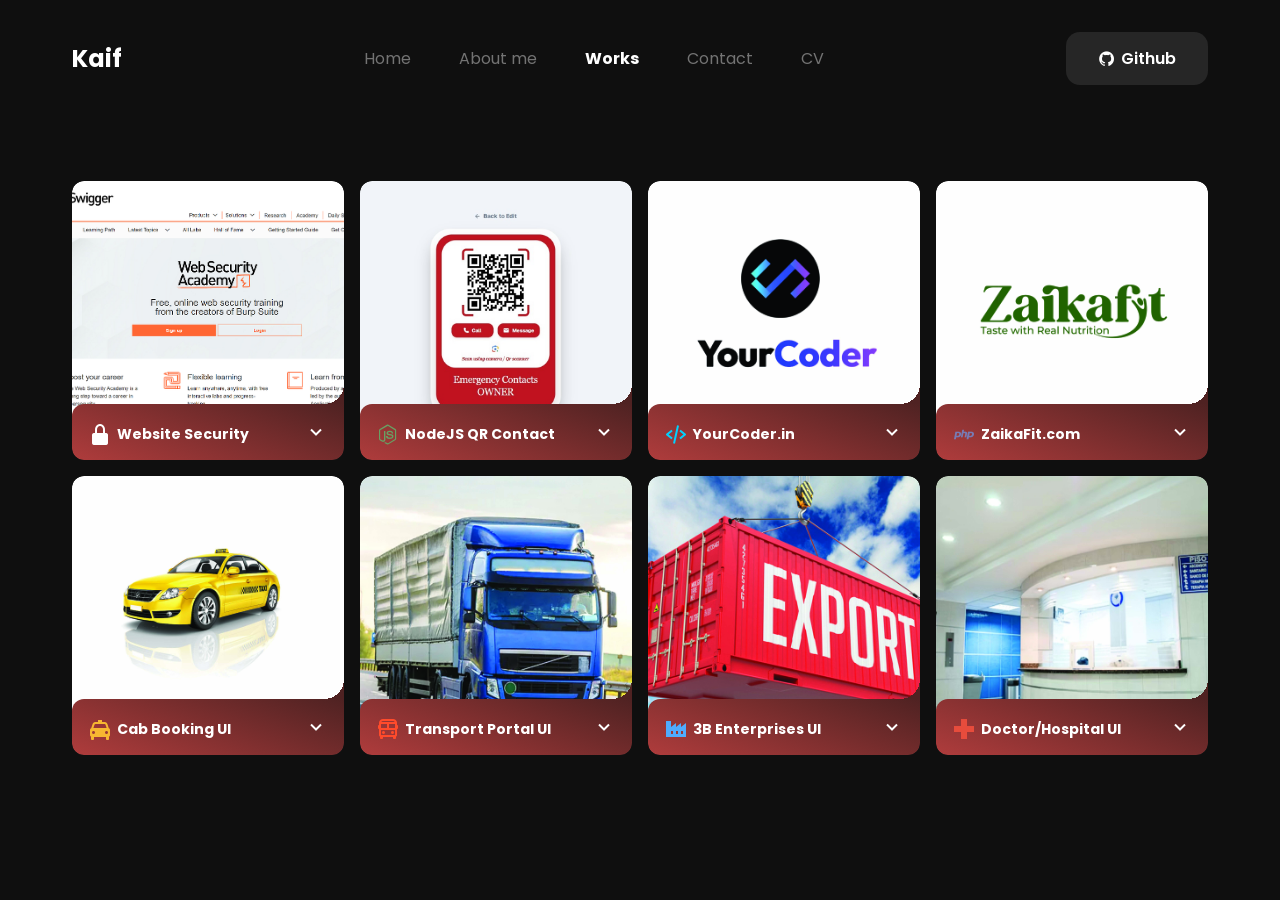
<file: works/index.html>
<!DOCTYPE html>
<html>

<head>
    <meta charset="UTF-8">
    <meta name="viewport" content="width=device-width, initial-scale=1.0">
    <title>Projects & Works | Mohd Kaif - YourCoder.in</title>

    <link rel="icon" type="image/x-icon" href="../img/favicon.ico">
    <link rel="stylesheet" href="styles.css">

    <meta name="title" content="Projects & Works | Mohd Kaif - YourCoder.in">
    <meta name="description"
        content="Explore the latest web development projects by Mohd Kaif, including YourCoder.in agency site, ZaikaFit, and various modern UI/UX designs for healthcare and transport.">
    <meta name="keywords"
        content="Mohd Kaif Projects, YourCoder Portfolio, PHP Projects, Python Automation Tools, Web Security Research, UI UX Design Portfolio, Moradabad Web Developer">
    <meta name="author" content="Mohd Kaif">

    <link rel="canonical" href="https://kaif.yourcoder.in/works/index.html">

    <meta property="og:type" content="website">
    <meta property="og:url" content="https://kaif.yourcoder.in/works/index.html">
    <meta property="og:title" content="Portfolio of Mohd Kaif | Web & Security Projects">
    <meta property="og:description"
        content="Check out my latest work in full-stack development, from custom PHP systems to modern React/Node.js applications.">
    <meta property="og:image" content="img/og-preview.jpg">

    <meta property="twitter:card" content="summary_large_image">
    <meta property="twitter:title" content="Mohd Kaif | Showcase of Web Projects">
    <meta property="twitter:description"
        content="A deep dive into the technical projects and secure web applications built by Mohd Kaif (YourCoder.in).">

    <link href='https://unpkg.com/boxicons@2.1.4/css/boxicons.min.css' rel='stylesheet'>
    <script src="https://ajax.googleapis.com/ajax/libs/jquery/3.7.1/jquery.min.js"></script>
</head>

<body>
    <!-- header -->
    <div class="mobile_header-blur"></div>
    <div class="mobile_header">
        <ul>
            <i class='bx bx-x'></i>
            <li><a href="../index.html">Home</a></li>
            <li><a href="../aboutme.html">About me</a></li>
            <li><a href="works/index.html" style="color: white;font-weight: bold;">Works</a></li>
            <li><a href="../contact.html">Contact</a></li>
            <li><a href="../MOHD_KAIF_CV.pdf" download>CV</a></li>
        </ul>
    </div>
    <header>
        <h2><a href="../index.html" style="text-decoration: none; color: white;">Kaif</a></h2>
        <ul>
            <li><a href="../index.html">Home</a></li>
            <li><a href="../aboutme.html">About me</a></li>
            <li><a href="works/index.html" style="color: white;font-weight: bold;">Works</a></li>
            <li><a href="../contact.html">Contact</a></li>
            <li><a href="../MOHD_KAIF_CV.pdf" download>CV</a></li>
        </ul>
        <a href="https://github.com/mohd-kaif003" target="_blank" class="talk"><i class='bx bxl-github'></i>Github</a>
        <i class='bx bx-menu burger'></i>
    </header>

    <!-- main -->
    <main>

        <a href="webSecurity/index.html" class="card">
            <div class="imageBox">
                <img src="../img/website-security.png">
            </div>
            <div class="card_content">
                <span class="curve"></span>
                <div class="thumbnail">
                    <div class="thumbnail left">
                        <i class='bx bxs-lock-alt'></i>
                        <h6>Website Security</h6>
                    </div>
                    <div class="right">
                        <i class='bx bx-chevron-down'></i>
                    </div>
                </div>
                <div class="fadeIn">
                    <span class="fadeIn_text">Difficulty: <i class='bx bxs-star'></i><i class='bx bxs-star'></i><i
                            class='bx bxs-star'></i></span>
                </div>
            </div>
        </a>

        <!-- <a href="php/index.html" class="card">
            <div class="imageBox">
                <img src="../img/shop.png">
            </div>
            <div class="card_content">
                <span class="curve"></span>
                <div class="thumbnail">
                    <div class="thumbnail left">
                        <i class='bx bxl-php'></i>
                        <h6>PHP OOP System</h6>
                    </div>
                    <div class="right">
                        <i class='bx bx-chevron-down'></i>
                    </div>
                </div>
                <div class="fadeIn">
                    <span class="fadeIn_text">Difficulty: <i class='bx bxs-star'></i><i class='bx bx-star'></i><i
                            class='bx bx-star'></i></span>
                </div>
            </div>
        </a> -->

        <a href="https://car-sticker.vercel.app/" target="_blank" class="card">
            <div class="imageBox">
                <img src="../img/car-sticker-preview.jpg">
            </div>
            <div class="card_content">
                <span class="curve"></span>
                <div class="thumbnail">
                    <div class="thumbnail left">
                        <i class='bx bxl-nodejs' style="color: #68a063;"></i>
                        <h6>NodeJS QR Contact</h6>
                    </div>
                    <div class="right">
                        <i class='bx bx-chevron-down'></i>
                    </div>
                </div>
                <div class="fadeIn">
                    <span class="fadeIn_text">Stack: Node.js, Express & QR-Lib</span>
                </div>
            </div>
        </a>

        <a href="https://yourcoder.in" target="_blank" class="card">
            <div class="imageBox">
                <img src="../img/yourcoder.jpg">
            </div>
            <div class="card_content">
                <span class="curve"></span>
                <div class="thumbnail">
                    <div class="thumbnail left">
                        <i class='bx bx-code-alt' style="color: #00d2ff;"></i>
                        <h6>YourCoder.in</h6>
                    </div>
                    <div class="right">
                        <i class='bx bx-chevron-down'></i>
                    </div>
                </div>
                <div class="fadeIn">
                    <span class="fadeIn_text">Official Web Development Agency</span>
                </div>
            </div>
        </a>

        <a href="http://zaikafit.com" target="_blank" class="card">
            <div class="imageBox">
                <img src="../img/zaikafit_logo.jpg" alt="ZaikaFit Preview">
            </div>
            <div class="card_content">
                <span class="curve"></span>
                <div class="thumbnail">
                    <div class="thumbnail left">
                        <i class='bx bxl-php' style="color: #777bb4;"></i>
                        <h6>ZaikaFit.com</h6>
                    </div>
                    <div class="right">
                        <i class='bx bx-chevron-down'></i>
                    </div>
                </div>
                <div class="fadeIn">
                    <span class="fadeIn_text">Backend: PHP & MySQLi Database</span>
                </div>
            </div>
        </a>

        <a href="https://cab-app-yc.vercel.app/" target="_blank" class="card">
            <div class="imageBox">
                <img src="../img/cab-logo.jpg" alt="Cab App UI Preview">
            </div>
            <div class="card_content">
                <span class="curve"></span>
                <div class="thumbnail">
                    <div class="thumbnail left">
                        <i class='bx bxs-taxi' style="color: #f7b731;"></i>
                        <h6>Cab Booking UI</h6>
                    </div>
                    <div class="right">
                        <i class='bx bx-chevron-down'></i>
                    </div>
                </div>
                <div class="fadeIn">
                    <span class="fadeIn_text">Tech: HTML, CSS & JavaScript</span>
                </div>
            </div>
        </a>

        <a href="https://transport-app-yc.vercel.app/" target="_blank" class="card">
            <div class="imageBox">
                <img src="../img/transport-log.jpg" alt="Transport Portal Preview">
            </div>
            <div class="card_content">
                <span class="curve"></span>
                <div class="thumbnail">
                    <div class="thumbnail left">
                        <i class='bx bx-bus' style="color: #ff4b2b;"></i>
                        <h6>Transport Portal UI</h6>
                    </div>
                    <div class="right">
                        <i class='bx bx-chevron-down'></i>
                    </div>
                </div>
                <div class="fadeIn">
                    <span class="fadeIn_text">Tech: HTML5, CSS3 & Modern JS</span>
                </div>
            </div>
        </a>

        <a href="https://3b-enterprises.vercel.app/" target="_blank" class="card">
            <div class="imageBox">
                <img src="../img/export.jpg" alt="3B Enterprises Preview">
            </div>
            <div class="card_content">
                <span class="curve"></span>
                <div class="thumbnail">
                    <div class="thumbnail left">
                        <i class='bx bxs-factory' style="color: #4facfe;"></i>
                        <h6>3B Enterprises UI</h6>
                    </div>
                    <div class="right">
                        <i class='bx bx-chevron-down'></i>
                    </div>
                </div>
                <div class="fadeIn">
                    <span class="fadeIn_text">Export & Manufacturing Portal UI</span>
                </div>
            </div>
        </a>

        <a href="https://doctor-demo-yc.vercel.app/" target="_blank" class="card">
            <div class="imageBox">
                <img src="../img/hospital.jpg" alt="Healthcare Preview">
            </div>
            <div class="card_content">
                <span class="curve"></span>
                <div class="thumbnail">
                    <div class="thumbnail left">
                        <i class='bx bx-plus-medical' style="color: #e74c3c;"></i>
                        <h6>Doctor/Hospital UI</h6>
                    </div>
                    <div class="right">
                        <i class='bx bx-chevron-down'></i>
                    </div>
                </div>
                <div class="fadeIn">
                    <span class="fadeIn_text">Healthcare & Clinic Management UI</span>
                </div>
            </div>
        </a>

    </main>
</body>
<script>
    //navbar
    $(document).ready(function () {
        $(".burger").click(function () {
            $(".mobile_header").toggle();
            $(".mobile_header-blur").toggle();
        });
        $(".bx-x").click(function () {
            $(".mobile_header").toggle();
            $(".mobile_header-blur").toggle();
        });
        $(".mobile_header-blur").click(function () {
            $(".mobile_header").toggle();
            $(".mobile_header-blur").toggle();
        });
        $(window).resize(function () {
            if (window.innerWidth > 1000) {
                $(".mobile_header").css("display", "none");
                $(".mobile_header-blur").css("display", "none");
            }
        });
    });
</script>

</html>
</file>
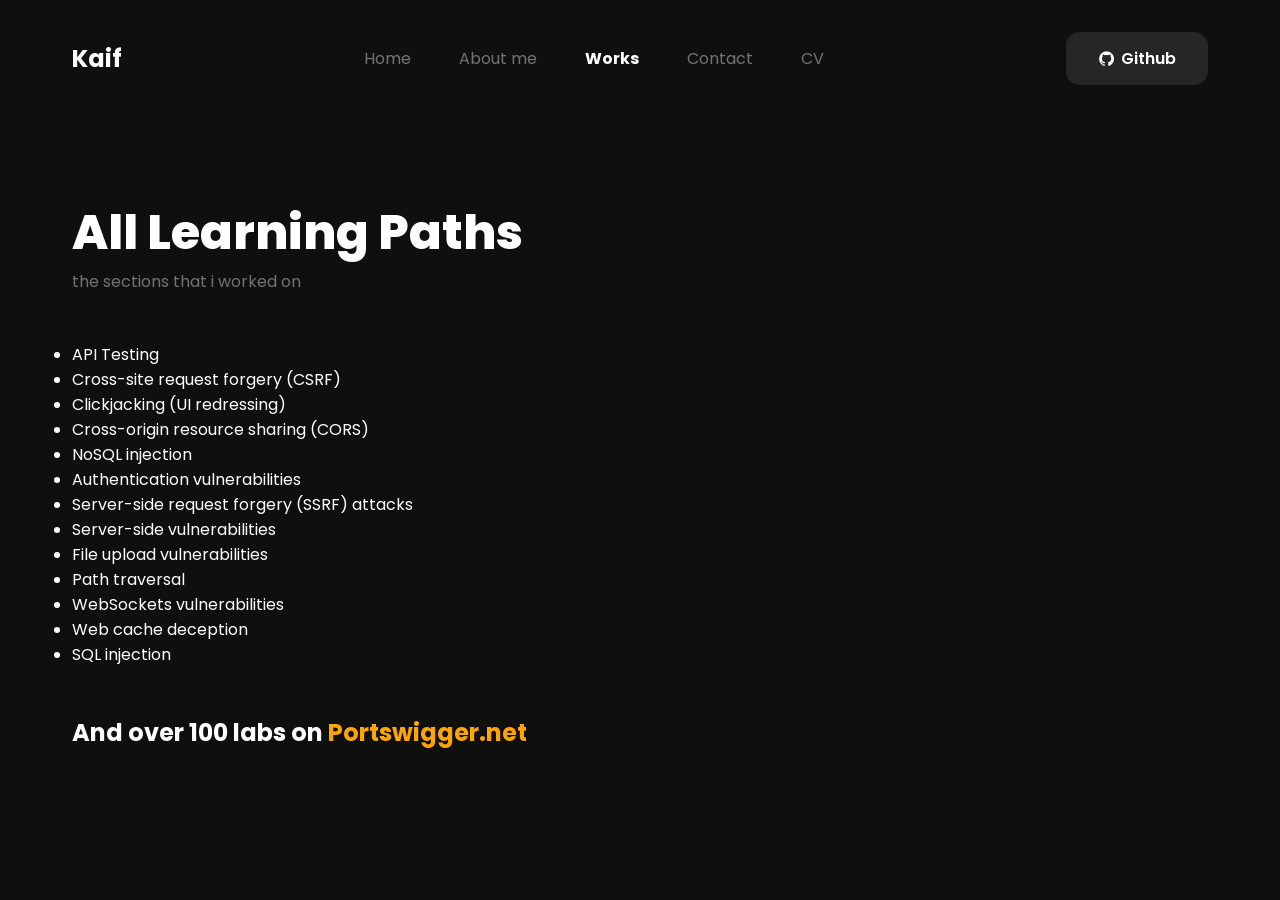
<file: works/webSecurity/index.html>
<!DOCTYPE html>
<html>

<head>
    <meta charset="UTF-8">
    <meta name="viewport" content="width=device-width, initial-scale=1.0">
    <title>Web Security Research & Labs | Mohd Kaif - YourCoder.in</title>

    <link rel="icon" type="image/x-icon" href="../../img/favicon.ico">
    <link rel="stylesheet" href="styles.css">

    <meta name="title" content="Web Security Research & Labs | Mohd Kaif - YourCoder.in">
    <meta name="description"
        content="Detailed cybersecurity learning path of Mohd Kaif. Expertise in SQLi, XSS, CSRF, SSRF, and 100+ labs completed on PortSwigger Academy.">
    <meta name="keywords"
        content="Mohd Kaif Security, YourCoder Security, PortSwigger Labs, Web Vulnerability Research, SQL Injection Expert, SSRF, CSRF, NoSQL Injection, API Testing, Ethical Hacking Moradabad">
    <meta name="author" content="Mohd Kaif">

    <link rel="canonical" href="https://kaif.yourcoder.in/works/webSecurity/index.html">

    <meta property="og:type" content="website">
    <meta property="og:url" content="https://kaif.yourcoder.in/works/webSecurity/index.html">
    <meta property="og:title" content="Web Security Portfolio | 100+ Labs Completed">
    <meta property="og:description"
        content="Deep dive into my security research: From Authentication Vulnerabilities to File Upload & SSRF attacks. Verified by PortSwigger Academy.">
    <meta property="og:image" content="img/security-og.jpg">
    <meta property="twitter:card" content="summary_large_image">
    <meta property="twitter:title" content="Security Researcher Mohd Kaif | Lab Reports">
    <meta property="twitter:description"
        content="Showcasing 100+ solved labs on PortSwigger including NoSQLi, Web Cache Deception, and Path Traversal.">

    <link href='https://unpkg.com/boxicons@2.1.4/css/boxicons.min.css' rel='stylesheet'>
    <script src="https://ajax.googleapis.com/ajax/libs/jquery/3.7.1/jquery.min.js"></script>
</head>

<body>
    <!-- header -->
    <div class="mobile_header-blur"></div>
    <div class="mobile_header">
        <ul>
            <i class='bx bx-x'></i>
            <li><a href="../../index.html">Home</a></li>
            <li><a href="../../aboutme.html">About me</a></li>
            <li><a href="../index.html" style="color: white;font-weight: bold;">Works</a></li>
            <li><a href="../../contact.html">Contact</a></li>
            <li><a href="../../MOHD_KAIF_CV.pdf" download>CV</a></li>
        </ul>
    </div>
    <header>
        <h2><a href="../../index.html" style="text-decoration: none; color: white;">Kaif</a></h2>
        <ul>
            <li><a href="../../index.html">Home</a></li>
            <li><a href="../../aboutme.html">About me</a></li>
            <li><a href="../index.html" style="color: white;font-weight: bold;">Works</a></li>
            <li><a href="../../contact.html">Contact</a></li>
            <li><a href="../../MOHD_KAIF_CV.pdf" download>CV</a></li>
        </ul>
        <a href="https://github.com/mohd-kaif003" target="_blank" class="talk"><i class='bx bxl-github'></i>Github</a>
        <i class='bx bx-menu burger'></i>
    </header>

    <!-- main -->
    <main>
        <h3>All Learning Paths</h3>
        <p>the sections that i worked on</p>
        <ul>
            <li>API Testing</li>
            <li>Cross-site request forgery (CSRF)</li>
            <li>Clickjacking (UI redressing)</li>
            <li>Cross-origin resource sharing (CORS)</li>
            <li>NoSQL injection</li>
            <li>Authentication vulnerabilities</li>
            <li>Server-side request forgery (SSRF) attacks</li>
            <li>Server-side vulnerabilities</li>
            <li>File upload vulnerabilities</li>
            <li>Path traversal</li>
            <li>WebSockets vulnerabilities</li>
            <li>Web cache deception</li>
            <li>SQL injection</li>
        </ul>
        <h2>And over 100 labs on <a href="https://portswigger.net" target="_blank"
                style="color: orange;">Portswigger.net</a></h2>
    </main>
</body>
<script>
    //navbar
    $(document).ready(function () {
        $(".burger").click(function () {
            $(".mobile_header").toggle();
            $(".mobile_header-blur").toggle();
        });
        $(".bx-x").click(function () {
            $(".mobile_header").toggle();
            $(".mobile_header-blur").toggle();
        });
        $(".mobile_header-blur").click(function () {
            $(".mobile_header").toggle();
            $(".mobile_header-blur").toggle();
        });
        $(window).resize(function () {
            if (window.innerWidth > 1000) {
                $(".mobile_header").css("display", "none");
                $(".mobile_header-blur").css("display", "none");
            }
        });
    });
</script>

</html>
</file>
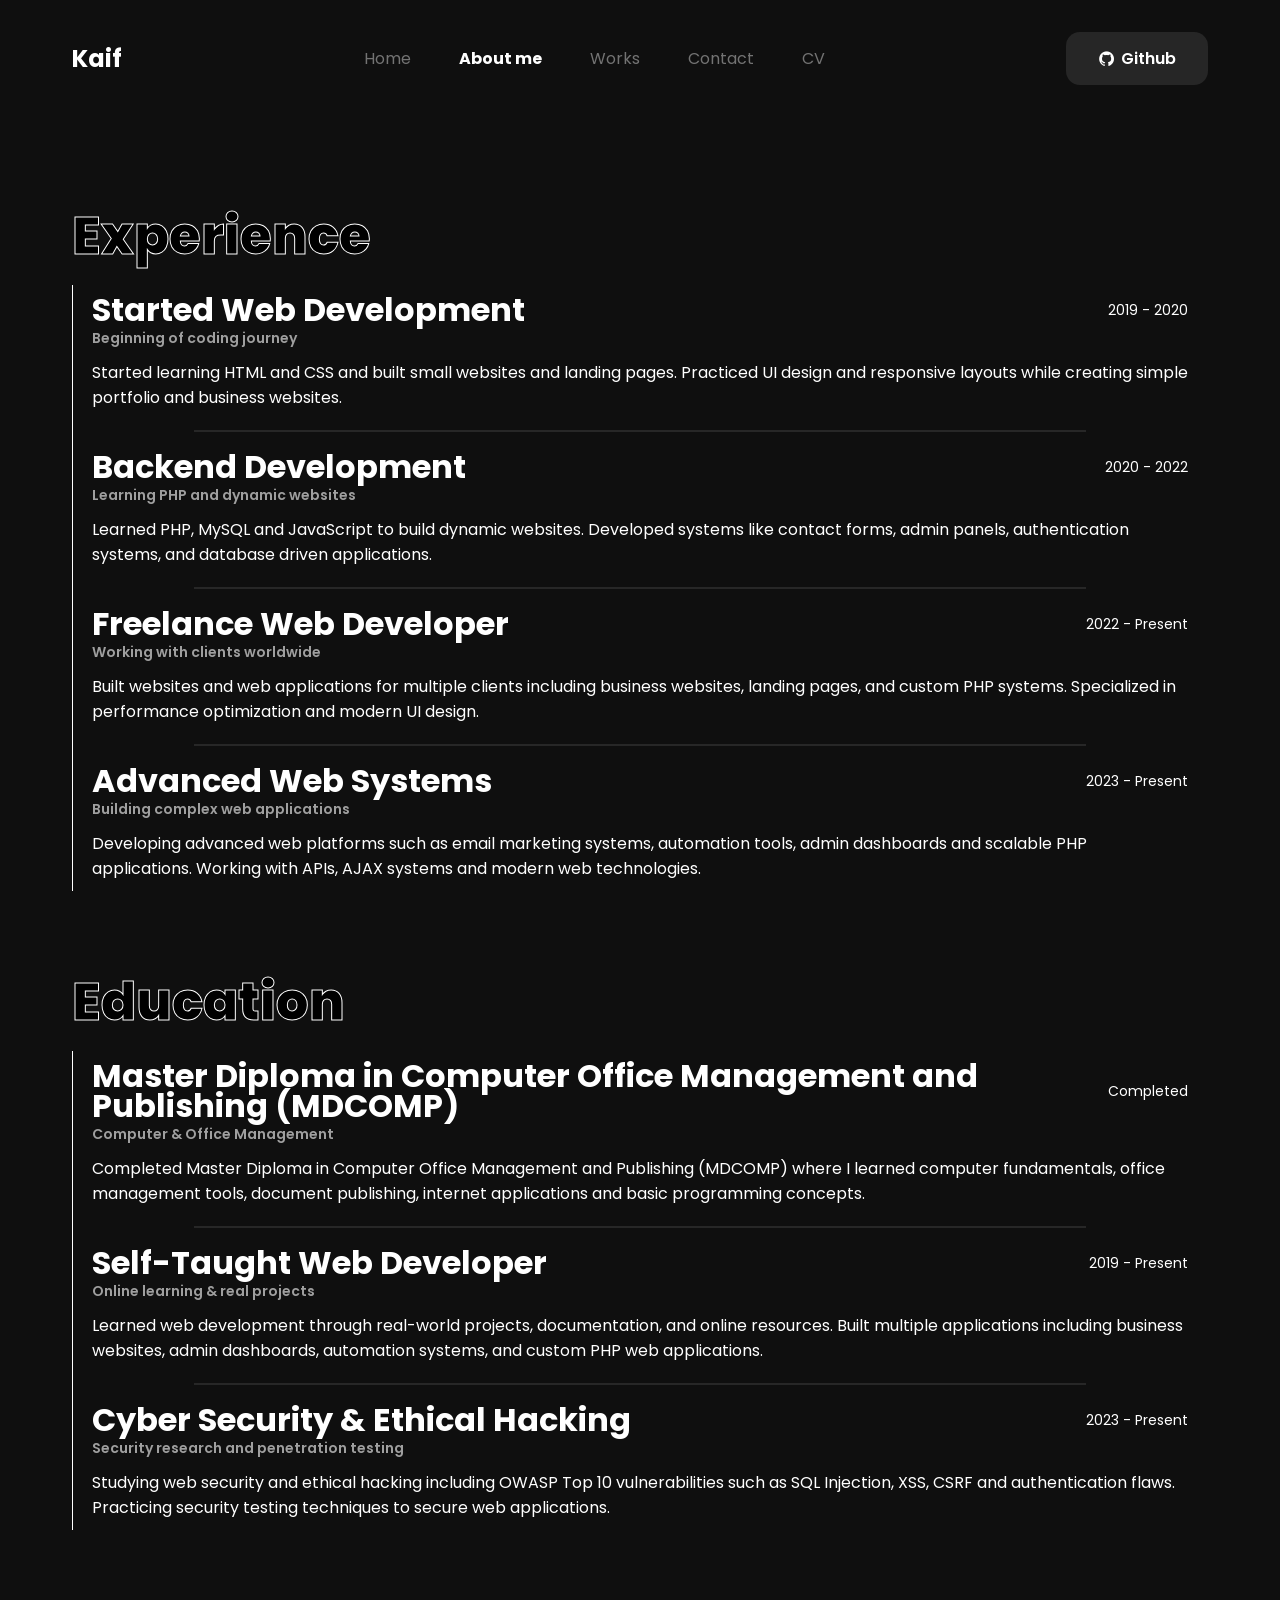
<file: aboutme.html>
<!DOCTYPE html>
<html>

<head>
    <meta charset="UTF-8">
    <meta name="viewport" content="width=device-width, initial-scale=1.0">
    <title>About Mohd Kaif | Web Developer & Founder of YourCoder.in</title>

    <link rel="icon" type="image/x-icon" href="img/favicon.ico">
    <link rel="stylesheet" href="aboutme.css">

    <meta name="title" content="About Mohd Kaif | Full Stack Developer & Security Researcher">
    <meta name="description"
        content="Learn more about Mohd Kaif, a Full Stack Developer from Moradabad and the founder of YourCoder.in. Expert in PHP, Python automation, and web security.">
    <meta name="keywords"
        content="Mohd Kaif, About Mohd Kaif, YourCoder founder, Web Developer India, PHP expert Moradabad, Python Automation Developer, Security Researcher India">
    <meta name="author" content="Mohd Kaif">

    <link rel="canonical" href="https://kaif.yourcoder.in/aboutme.html">

    <meta property="og:type" content="website">
    <meta property="og:url" content="https://kaif.yourcoder.in/aboutme.html">
    <meta property="og:title" content="About Mohd Kaif | My Journey & Skills">
    <meta property="og:description"
        content="Discover the story behind Mohd Kaif's development career, his agency YourCoder.in, and his passion for secure web applications.">
    <meta property="og:image" content="img/og-preview.jpg">

    <meta property="twitter:card" content="summary_large_image">
    <meta property="twitter:title" content="About Mohd Kaif | YourCoder.in">
    <meta property="twitter:description"
        content="Exploring the technical journey of Mohd Kaif—from web development to cybersecurity.">

    <link href='https://unpkg.com/boxicons@2.1.4/css/boxicons.min.css' rel='stylesheet'>
    <script src="https://ajax.googleapis.com/ajax/libs/jquery/3.7.1/jquery.min.js"></script>
</head>

<body>
    <!-- header -->
    <div class="mobile_header-blur">
        <svg xmlns="http://www.w3.org/2000/svg" viewBox="0 0 200 200">
            <circle class="tap-1" cx="89.43" cy="64.48" r="19.46" />
            <path class="hand-tap"
                d="M139.93,102.68,98.81,95.75V65.2A9.25,9.25,0,0,0,89.56,56h0a9.25,9.25,0,0,0-9.25,9.25v57.36L71,111.77c-3.61-3.61-8.44-3.89-13.08,0,0,0-7.24,5.84-3.83,9.25l34,34h42.63a9.25,9.25,0,0,0,9.07-7.43l6.82-34.09A9.28,9.28,0,0,0,139.93,102.68Z" />
        </svg>
    </div>

    <div class="mobile_header">
        <ul>
            <i class='bx bx-x'></i>
            <li><a href="index.html">Home</a></li>
            <li><a href="aboutme.html" style="color: white;font-weight: bold;">About me</a></li>
            <li><a href="works/index.html">Works</a></li>
            <li><a href="contact.html">Contact</a></li>
            <li><a href="MOHD_KAIF_CV.pdf" download>CV</a></li>
        </ul>
    </div>

    <header>
        <h2><a href="index.html" style="text-decoration: none; color: white;">Kaif</a></h2>
        <ul>
            <li><a href="index.html">Home</a></li>
            <li><a href="aboutme.html" style="color: white;font-weight: bold;">About me</a></li>
            <li><a href="works/index.html">Works</a></li>
            <li><a href="contact.html">Contact</a></li>
            <li><a href="MOHD_KAIF_CV.pdf" download>CV</a></li>
        </ul>
        <a href="https://github.com/mohd-kaif003" target="_blank" class="talk"><i class='bx bxl-github'></i>Github</a>
        <i class='bx bx-menu burger'></i>
    </header>

    <!-- main -->
    <main>
        <div class="timeline">

            <!-- Experience -->
            <div class="timeline-exp">
                <h2>Experience</h2>
                <div class="timeline-items">

                    <!-- Web Development Start -->
                    <div class="timeline-item">
                        <div class="timeline-content">
                            <div class="timeline-content-header">
                                <span class="timeline-content-title">Started Web Development</span>
                                <span class="timeline-date">2019 - 2020</span>
                            </div>
                            <span class="timeline-content-desc">Beginning of coding journey</span>
                            <p>
                                Started learning HTML and CSS and built small websites and landing pages.
                                Practiced UI design and responsive layouts while creating simple portfolio
                                and business websites.
                            </p>
                        </div>
                    </div>

                    <span class="timeline-sep"></span>

                    <!-- Backend Learning -->
                    <div class="timeline-item">
                        <div class="timeline-content">
                            <div class="timeline-content-header">
                                <span class="timeline-content-title">Backend Development</span>
                                <span class="timeline-date">2020 - 2022</span>
                            </div>
                            <span class="timeline-content-desc">Learning PHP and dynamic websites</span>
                            <p>
                                Learned PHP, MySQL and JavaScript to build dynamic websites.
                                Developed systems like contact forms, admin panels, authentication systems,
                                and database driven applications.
                            </p>
                        </div>
                    </div>

                    <span class="timeline-sep"></span>

                    <!-- Freelancing -->
                    <div class="timeline-item">
                        <div class="timeline-content">
                            <div class="timeline-content-header">
                                <span class="timeline-content-title">Freelance Web Developer</span>
                                <span class="timeline-date">2022 - Present</span>
                            </div>
                            <span class="timeline-content-desc">Working with clients worldwide</span>
                            <p>
                                Built websites and web applications for multiple clients including
                                business websites, landing pages, and custom PHP systems.
                                Specialized in performance optimization and modern UI design.
                            </p>
                        </div>
                    </div>

                    <span class="timeline-sep"></span>

                    <!-- Advanced Development -->
                    <div class="timeline-item">
                        <div class="timeline-content">
                            <div class="timeline-content-header">
                                <span class="timeline-content-title">Advanced Web Systems</span>
                                <span class="timeline-date">2023 - Present</span>
                            </div>
                            <span class="timeline-content-desc">Building complex web applications</span>
                            <p>
                                Developing advanced web platforms such as email marketing systems,
                                automation tools, admin dashboards and scalable PHP applications.
                                Working with APIs, AJAX systems and modern web technologies.
                            </p>
                        </div>
                    </div>

                </div>
            </div>


            <!-- Education -->
            <div class="timeline-edu">
                <h2>Education</h2>

                <div class="timeline-items">

                    <!-- MDCOMP -->
                    <div class="timeline-item">
                        <div class="timeline-content">
                            <div class="timeline-content-header">
                                <span class="timeline-content-title">Master Diploma in Computer Office Management and
                                    Publishing (MDCOMP)</span>
                                <span class="timeline-date">Completed</span>
                            </div>
                            <span class="timeline-content-desc">Computer & Office Management</span>
                            <p>
                                Completed Master Diploma in Computer Office Management and Publishing (MDCOMP)
                                where I learned computer fundamentals, office management tools,
                                document publishing, internet applications and basic programming concepts.
                            </p>
                        </div>
                    </div>

                    <span class="timeline-sep"></span>

                    <!-- Self Learning -->
                    <div class="timeline-item">
                        <div class="timeline-content">
                            <div class="timeline-content-header">
                                <span class="timeline-content-title">Self-Taught Web Developer</span>
                                <span class="timeline-date">2019 - Present</span>
                            </div>
                            <span class="timeline-content-desc">Online learning & real projects</span>
                            <p>
                                Learned web development through real-world projects, documentation,
                                and online resources. Built multiple applications including
                                business websites, admin dashboards, automation systems,
                                and custom PHP web applications.
                            </p>
                        </div>
                    </div>

                    <span class="timeline-sep"></span>

                    <!-- Cyber Security -->
                    <div class="timeline-item">
                        <div class="timeline-content">
                            <div class="timeline-content-header">
                                <span class="timeline-content-title">Cyber Security & Ethical Hacking</span>
                                <span class="timeline-date">2023 - Present</span>
                            </div>
                            <span class="timeline-content-desc">Security research and penetration testing</span>
                            <p>
                                Studying web security and ethical hacking including OWASP Top 10 vulnerabilities
                                such as SQL Injection, XSS, CSRF and authentication flaws.
                                Practicing security testing techniques to secure web applications.
                            </p>
                        </div>
                    </div>

                </div>
            </div>

        </div>
    </main>
</body>
<script>
    //navbar
    $(document).ready(function () {
        $(".burger").click(function () {
            $(".mobile_header").toggle();
            $(".mobile_header-blur").toggle();
        });
        $(".bx-x").click(function () {
            $(".mobile_header").toggle();
            $(".mobile_header-blur").toggle();
        });
        $(".mobile_header-blur").click(function () {
            $(".mobile_header").toggle();
            $(".mobile_header-blur").toggle();
        });
        $(window).resize(function () {
            if (window.innerWidth > 1000) {
                $(".mobile_header").css("display", "none");
                $(".mobile_header-blur").css("display", "none");
            }
        });
    });
</script>

</html>
</file>
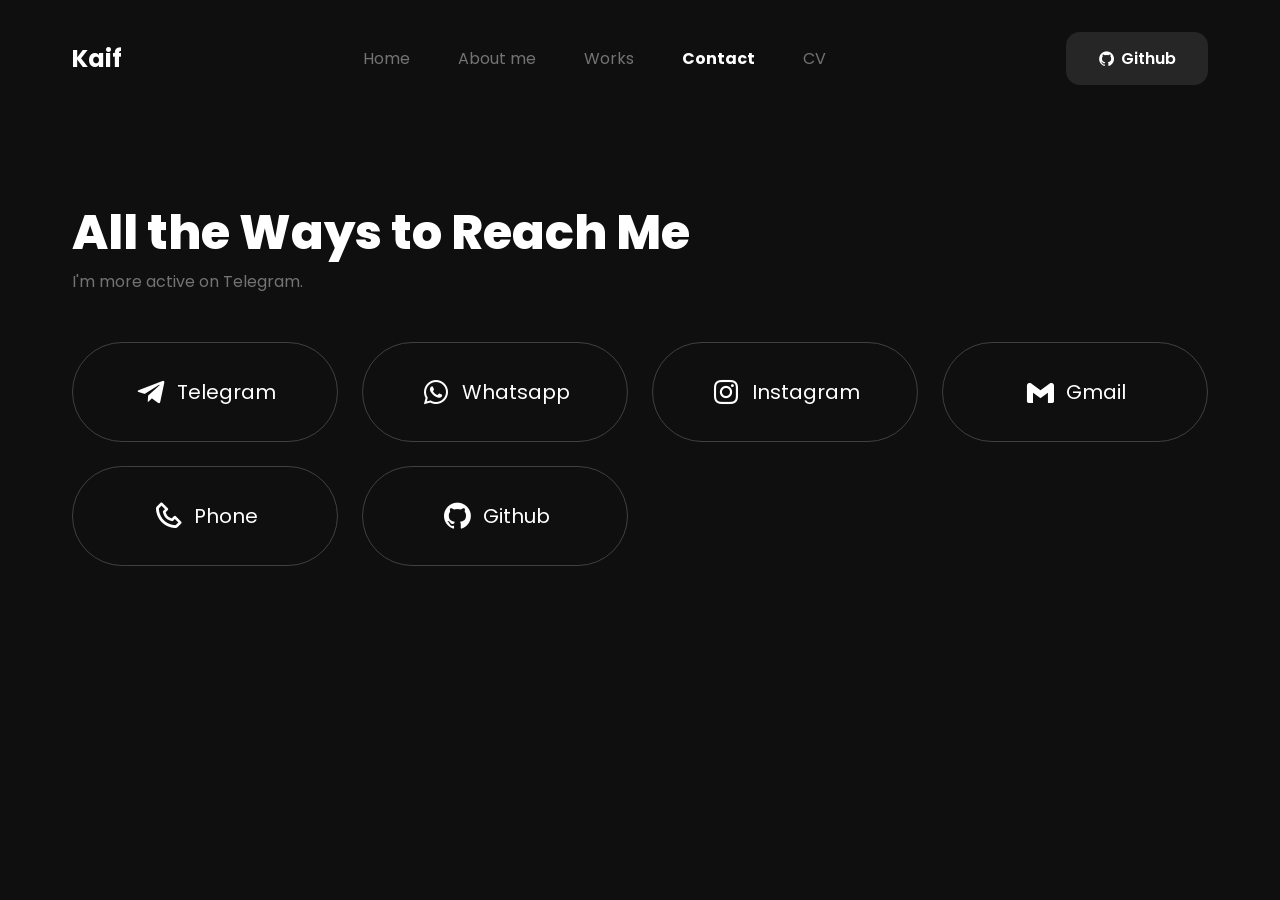
<file: contact.html>
<!DOCTYPE html>
<html>

<head>
    <meta charset="UTF-8">
    <meta name="viewport" content="width=device-width, initial-scale=1.0">
    <title>Contact Mohd Kaif | Get in Touch for Web Solutions</title>

    <link rel="icon" type="image/x-icon" href="img/favicon.ico">
    <link rel="stylesheet" href="contact.css">

    <meta name="title" content="Contact Mohd Kaif | Founder of YourCoder.in">
    <meta name="description"
        content="Contact Mohd Kaif for professional web development, PHP/Python solutions, and security research. Let's build something great together at YourCoder.in.">
    <meta name="keywords"
        content="Contact Mohd Kaif, YourCoder Contact, Web Developer Moradabad, Hire PHP Developer, Hire Web Security Expert">
    <meta name="author" content="Mohd Kaif">

    <link rel="canonical" href="https://kaif.yourcoder.in/contact.html">

    <meta property="og:type" content="website">
    <meta property="og:url" content="https://kaif.yourcoder.in/contact.html">
    <meta property="og:title" content="Contact Mohd Kaif | Web & Security Expert">
    <meta property="og:description"
        content="Have a project in mind? Get in touch with Mohd Kaif (YourCoder.in) for high-quality web development services.">
    <meta property="og:image" content="img/og-preview.jpg">

    <meta property="twitter:card" content="summary_large_image">
    <meta property="twitter:title" content="Contact Mohd Kaif | Web & Security Expert">
    <meta property="twitter:description"
        content="Reach out to Mohd Kaif for custom web development and tech consultations.">

    <link href='https://unpkg.com/boxicons@2.1.4/css/boxicons.min.css' rel='stylesheet'>
    <script src="https://ajax.googleapis.com/ajax/libs/jquery/3.7.1/jquery.min.js"></script>
</head>

<body>
    <!-- header -->
    <div class="mobile_header-blur">
        <svg xmlns="http://www.w3.org/2000/svg" viewBox="0 0 200 200">
            <circle class="tap-1" cx="89.43" cy="64.48" r="19.46" />
            <path class="hand-tap"
                d="M139.93,102.68,98.81,95.75V65.2A9.25,9.25,0,0,0,89.56,56h0a9.25,9.25,0,0,0-9.25,9.25v57.36L71,111.77c-3.61-3.61-8.44-3.89-13.08,0,0,0-7.24,5.84-3.83,9.25l34,34h42.63a9.25,9.25,0,0,0,9.07-7.43l6.82-34.09A9.28,9.28,0,0,0,139.93,102.68Z" />
        </svg>
    </div>

    <div class="mobile_header">
        <ul>
            <i class='bx bx-x'></i>
            <li><a href="index.html">Home</a></li>
            <li><a href="aboutme.html">About me</a></li>
            <li><a href="works/index.html">Works</a></li>
            <li><a href="contact.html" style="color: white;font-weight: bold;">Contact</a></li>
            <li><a href="MOHD_KAIF_CV.pdf" download>CV</a></li>
        </ul>
    </div>

    <header>
        <h2><a href="index.html" style="text-decoration: none; color: white;">Kaif</a></h2>
        <ul>
            <li><a href="index.html">Home</a></li>
            <li><a href="aboutme.html">About me</a></li>
            <li><a href="works/index.html">Works</a></li>
            <li><a href="contact.html" style="color: white;font-weight: bold;">Contact</a></li>
            <li><a href="MOHD_KAIF_CV.pdf" download>CV</a></li>
        </ul>
        <a href="https://github.com/mohd-kaif003" target="_blank" class="talk"><i class='bx bxl-github'></i>Github</a>
        <i class='bx bx-menu burger'></i>
    </header>

    <!-- main -->
    <main>
        <h3>All the Ways to Reach Me</h3>
        <p>I'm more active on Telegram.</p>
        <div class="cards">
            <a href="https://t.me/Mohd_kaif003" target="_blank"><i class='bx bxl-telegram'></i>Telegram</a>
            <a href="https://wa.me/+919058586306" target="_blank"><i class='bx bxl-whatsapp'></i>Whatsapp</a>
            <a href="https://www.instagram.com/mohd.kaif003/" target="_blank"><i
                    class='bx bxl-instagram'></i>Instagram</a>
            <a href="mailto:itsmohdkaif003@gmail.com" target="_blank"><i class='bx bxl-gmail'></i>Gmail</a>
            <a href="tel:+919058586306" target="_blank"><i class='bx bx-phone'></i>Phone</a>
            <a href="https://github.com/mohd-kaif003" target="_blank"><i class='bx bxl-github'></i>Github</a>
        </div>
    </main>
</body>
<script>
    //navbar
    $(document).ready(function () {
        $(".burger").click(function () {
            $(".mobile_header").toggle();
            $(".mobile_header-blur").toggle();
        });
        $(".bx-x").click(function () {
            $(".mobile_header").toggle();
            $(".mobile_header-blur").toggle();
        });
        $(".mobile_header-blur").click(function () {
            $(".mobile_header").toggle();
            $(".mobile_header-blur").toggle();
        });
        $(window).resize(function () {
            if (window.innerWidth > 1000) {
                $(".mobile_header").css("display", "none");
                $(".mobile_header-blur").css("display", "none");
            }
        });
    });
</script>

</html>
</file>
<file: works/styles.css>
@import url('https://fonts.googleapis.com/css2?family=Poppins:ital,wght@0,100;0,200;0,300;0,400;0,500;0,600;0,700;0,800;0,900;1,100;1,200;1,300;1,400;1,500;1,600;1,700;1,800;1,900&family=Press+Start+2P&display=swap');

* {
    margin: 0;
    padding: 0;
    box-sizing: border-box;
    font-family: 'poppins';
}

body {
    background-color: #0F0F0F;
    padding: 0 2rem;
    margin: 0 auto;
    max-width: 1200px;
}
a{
    text-decoration: none;
}
/* header */
.mobile_header-blur{
    display: none;
    position: fixed;
    top: 0;
    right: 0;
    left: 0;
    bottom: 0;
    width: 100%;
    height: 100%;
    background-color: rgba(0, 0, 0, 0.621);
    z-index: 999;
    cursor: pointer;
}
.mobile_header {
    display: none;
    position: fixed;
    top: 0;
    left: 0;
    right: 0;
    width: 100%;
    min-height: 100px;
    z-index: 1000;
    padding: 2rem;
    background: rgb(83,0,87);
    background: linear-gradient(273deg, rgba(83,0,87,1) 0%, rgba(25,25,25,1) 100%);
    border-radius: 0 0 1rem 1rem;
    align-items: center;
    justify-content: center;
    box-shadow: 0 0 30px rgb(143, 0, 150);
}

.mobile_header ul {
    display: grid;
    grid-template-columns: repeat(3, 1fr);
    list-style: none;
    gap: 1rem;
}

.mobile_header ul li a {
    font-size: 1.125rem;
    text-decoration: none;
    color: hsl(0, 0%, 45%);
    text-align: center;
    transition: 0.5s;
}
.mobile_header ul li a:hover {
    color: white;
}


header {
    display: flex;
    align-items: center;
    justify-content: space-between;
    padding: 2rem 0;
}

header ul {
    display: flex;
    align-items: center;
    gap: 3rem;
}

header ul li {
    list-style: none;
}

header ul li a {
    color: hsl(0, 0%, 45%);
    text-decoration: none;
    transition: 0.5s;
}

header ul li a:hover {
    color: hsl(0, 0%, 100%);
}

header .talk {
    display: flex;
    align-items: center;
    gap: 5px;
    padding: 0.875rem 2rem;
    margin: 0;
    border-radius: 14px;
    background-color: hsl(0, 0%, 15%);
    color: white;
    text-decoration: none;
    font-weight: 600;
    transition: 0.5s;

}
header .talk i{
    font-size: 1.125rem;
}


header .talk:hover {
    background-color: hsl(0, 0%, 100%);
    color: black;

}

header h2 {
    color: white;
}

header .burger {
    display: none;
    color: white;
    font-size: 2.5rem;
    cursor: pointer;
}

.bx-x {
    display: none;
    color: white;
    position: absolute;
    top: 20%;
    right: 5%;
    font-size: 1.5rem;
    cursor: pointer;
}

/* main */
/* main */
/* main */
/* main */

main{
    display: grid;
    grid-template-columns: repeat(4, 1fr);
    gap: 1rem;
    margin: 4rem 0;
}
.card{
    position: relative;
    width: 100%;
    min-width: 200px;
    border-radius: 12px;
    background: rgba(34, 34, 34, 0.59);
    color: white;
    overflow: hidden;
}
.imageBox{
    width: 100%;
}
.imageBox img{
    width: 100%;
    border-radius: 12px;
    transition: 0.2s;
}
.curve{
    position: absolute;
    bottom: 100%;
    right: 0;
    width: 20px;
    height: 20px;
    background-image: radial-gradient(circle at 0% 0%, transparent 0%, transparent 20px, rgba(79, 34, 34, 1) 20px);
}
.card_content{
    position: absolute;
    left: 0;
    right: 0;
    bottom: 0;
    width: 100%;
    background: linear-gradient(-160deg, rgba(79,34,34,1) 0%, rgb(175, 60, 60) 100%);
    padding: 1rem;
    height: 56px;
    border-radius: 12px 0 12px 12px;
    transition: 0.2s ease-in-out;
}
.thumbnail{
    display: flex;
    gap: 5px;
    align-items: center;
    justify-content: space-between;
}
.thumbnail h6{
    font-size: 0.875rem;
}
.thumbnail i{
    font-size: 1.5rem;
    transition: 0.2s;
}
.fadeIn{
    margin-top: 1rem;
    transition: 0.5s;
}
.fadeIn_text{
    font-size: 0.75rem;
    color: hsl(0, 0%, 85%);
    font-weight: 600;
}
.card:hover .card_content{
    height: 96px;
}
.card:hover .bx-chevron-down{
    transform: rotate(180deg);
}
.card:hover .imageBox img{
    scale: 1.1;
}
@media only screen and (max-width: 1200px) {
    body {
        background-color: #0F0F0F;
        padding: 0 2rem;
        max-width: 900px;
    }
    main{
        display: grid;
        grid-template-columns: repeat(3, 1fr);
        gap: 1rem;
        margin-top: 4rem;
    }
    /* header */
    .bx-x {
        display: block;
    }

    header ul {
        display: none;
    }

    header .talk {
        display: none;
    }

    header .burger {
        display: block;
    }

}

@media only screen and (max-width: 700px) {
    main{
        display: grid;
        grid-template-columns: repeat(1, 1fr);
        gap: 1rem;
        margin-top: 4rem;
    }
    .mobile_header ul li a {
        font-size: 1rem;
        text-decoration: none;
        color: hsl(0, 0%, 45%);
        text-align: center;
        transition: 0.5s;
    }
}
</file>
<file: works/webSecurity/styles.css>
@import url('https://fonts.googleapis.com/css2?family=Poppins:ital,wght@0,100;0,200;0,300;0,400;0,500;0,600;0,700;0,800;0,900;1,100;1,200;1,300;1,400;1,500;1,600;1,700;1,800;1,900&family=Press+Start+2P&display=swap');

* {
    margin: 0;
    padding: 0;
    box-sizing: border-box;
    font-family: 'poppins';
}

body {
    background-color: #0F0F0F;
    padding: 0 2rem;
    margin: 0 auto;
    max-width: 1200px;
}
a{
    text-decoration: none;
}
/* header */
.mobile_header-blur{
    display: none;
    position: fixed;
    top: 0;
    right: 0;
    left: 0;
    bottom: 0;
    width: 100%;
    height: 100%;
    background-color: rgba(0, 0, 0, 0.621);
    z-index: 999;
    cursor: pointer;
}
.mobile_header {
    display: none;
    position: fixed;
    top: 0;
    left: 0;
    right: 0;
    width: 100%;
    min-height: 100px;
    z-index: 1000;
    padding: 2rem;
    background: rgb(83,0,87);
    background: linear-gradient(273deg, rgba(83,0,87,1) 0%, rgba(25,25,25,1) 100%);
    border-radius: 0 0 1rem 1rem;
    align-items: center;
    justify-content: center;
    box-shadow: 0 0 30px rgb(143, 0, 150);
}

.mobile_header ul {
    display: grid;
    grid-template-columns: repeat(3, 1fr);
    list-style: none;
    gap: 1rem;
}

.mobile_header ul li a {
    font-size: 1.125rem;
    text-decoration: none;
    color: hsl(0, 0%, 45%);
    text-align: center;
    transition: 0.5s;
}
.mobile_header ul li a:hover {
    color: white;
}


header {
    display: flex;
    align-items: center;
    justify-content: space-between;
    padding: 2rem 0;
}

header ul {
    display: flex;
    align-items: center;
    gap: 3rem;
}

header ul li {
    list-style: none;
}

header ul li a {
    color: hsl(0, 0%, 45%);
    text-decoration: none;
    transition: 0.5s;
}

header ul li a:hover {
    color: hsl(0, 0%, 100%);
}

header .talk {
    display: flex;
    align-items: center;
    gap: 5px;
    padding: 0.875rem 2rem;
    margin: 0;
    border-radius: 14px;
    background-color: hsl(0, 0%, 15%);
    color: white;
    text-decoration: none;
    font-weight: 600;
    transition: 0.5s;

}
header .talk i{
    font-size: 1.125rem;
}


header .talk:hover {
    background-color: hsl(0, 0%, 100%);
    color: black;

}

header h2 {
    color: white;
}

header .burger {
    display: none;
    color: white;
    font-size: 2.5rem;
    cursor: pointer;
}

.bx-x {
    display: none;
    color: white;
    position: absolute;
    top: 20%;
    right: 5%;
    font-size: 1.5rem;
    cursor: pointer;
}

/* main */
/* main */
/* main */
/* main */

main{
    margin: 5rem 0;
    color: white;
}
main h3{
    font-size: 3rem;
    font-weight: 800;
    color: white;
}
main p{
    color: hsl(0, 0%, 45%);
}
main ul{
    margin: 3rem 0;
}
main ul li{
    font-size: 1rem;
    color: white;
}

@media only screen and (max-width: 1200px) {
    body {
        background-color: #0F0F0F;
        padding: 0 2rem;
        max-width: 900px;
    }

    /* header */
    .bx-x {
        display: block;
    }

    header ul {
        display: none;
    }

    header .talk {
        display: none;
    }

    header .burger {
        display: block;
    }

}

@media only screen and (max-width: 600px) {
    .mobile_header ul li a {
        font-size: 1rem;
        text-decoration: none;
        color: hsl(0, 0%, 45%);
        text-align: center;
        transition: 0.5s;
    }
}
</file>
<file: aboutme.css>
@import url('https://fonts.googleapis.com/css2?family=Poppins:ital,wght@0,100;0,200;0,300;0,400;0,500;0,600;0,700;0,800;0,900;1,100;1,200;1,300;1,400;1,500;1,600;1,700;1,800;1,900&family=Press+Start+2P&display=swap');

* {
    margin: 0;
    padding: 0;
    box-sizing: border-box;
    font-family: 'poppins';
}


body {
    background-color: #0F0F0F;
    padding: 0 2rem;
    margin: 0 auto;
    max-width: 1200px;
}
a{
    text-decoration: none;
}
/* header */
.mobile_header-blur{
    display: none;
    position: fixed;
    top: 0;
    right: 0;
    left: 0;
    bottom: 0;
    width: 100%;
    height: 100%;
    background-color: rgba(0, 0, 0, 0.621);
    z-index: 999;
    cursor: pointer;
}
.mobile_header {
    display: none;
    position: fixed;
    top: 0;
    left: 0;
    right: 0;
    width: 100%;
    min-height: 100px;
    z-index: 1000;
    padding: 2rem;
    background: rgb(83,0,87);
    background: linear-gradient(273deg, rgba(83,0,87,1) 0%, rgba(25,25,25,1) 100%);
    border-radius: 0 0 1rem 1rem;
    align-items: center;
    justify-content: center;
    box-shadow: 0 0 30px rgb(143, 0, 150);
}

.mobile_header ul {
    display: grid;
    grid-template-columns: repeat(3, 1fr);
    list-style: none;
    gap: 1rem;
}

.mobile_header ul li a {
    font-size: 1.125rem;
    text-decoration: none;
    color: hsl(0, 0%, 45%);
    text-align: center;
    transition: 0.5s;
}
.mobile_header ul li a:hover {
    color: white;
}


header {
    display: flex;
    align-items: center;
    justify-content: space-between;
    padding: 2rem 0;
}

header ul {
    display: flex;
    align-items: center;
    gap: 3rem;
}

header ul li {
    list-style: none;
}

header ul li a {
    color: hsl(0, 0%, 45%);
    text-decoration: none;
    transition: 0.5s;
}

header ul li a:hover {
    color: hsl(0, 0%, 100%);
}

header .talk {
    display: flex;
    align-items: center;
    gap: 5px;
    padding: 0.875rem 2rem;
    margin: 0;
    border-radius: 14px;
    background-color: hsl(0, 0%, 15%);
    color: white;
    text-decoration: none;
    font-weight: 600;
    transition: 0.5s;

}
header .talk i{
    font-size: 1.125rem;
}

header .talk:hover {
    background-color: hsl(0, 0%, 100%);
    color: black;

}

header h2 {
    color: white;
}

header .burger {
    display: none;
    color: white;
    font-size: 2.5rem;
    cursor: pointer;
}

.bx-x {
    display: none;
    color: white;
    position: absolute;
    top: 20%;
    right: 5%;
    font-size: 1.5rem;
    cursor: pointer;
}
/* main */
/* main */
/* main */
/* main */

main{
    margin: 5rem 0;
    color: white;
}

.timeline {
    display: flex;
    flex-direction: column;
    gap: 72px;
}
.timeline h2 {
    font-size: 3.25rem;
    font-weight: 800;
    -webkit-text-stroke: 1px white;
    color: black;
}
.timeline .timeline-content-title{
    font-size: 2rem;
    font-weight: 700;
    line-height: 30px;
}
.timeline .timeline-content-desc{
    font-size: 0.875rem;
    color: rgba(255, 255, 255, 0.6);
    font-weight: 600;
}
.timeline p{
    font-size: 1rem;
    margin-top: 10px;
}
.timeline-exp{
    display: flex;
    flex-direction: column;
    gap: 10px;
}
.timeline-edu{
    display: flex;
    flex-direction: column;
    gap: 10px;
}
.timeline-items{
    position: relative;
    display: flex;
    flex-direction: column;
    gap: 0px;
    padding: 0 10px;
}
.timeline-items::before{
    content: "";
    display: flex;
    height: 100%;
    width: 1px;
    background-color: white;
    position: absolute;
    left: 0;
    top: 0;
    bottom: 0;
}
.timeline-sep{
    display: flex;
    width: 80%;
    margin: 10px auto;
    border: 1px solid rgba(255, 255, 255, 0.1);
}

.timeline-date {
    font-size: 0.875rem;
}

.timeline-content-header{
    display: flex;
    justify-content: space-between;
    align-items: center;
}


/* Responsive Design */
@media (min-width: 768px) {
    .timeline {
        flex-direction: row;
        flex-wrap: wrap;
    }

    .timeline-item {
        flex: 1 1 calc(50% - 20px);
        margin: 10px;
    }

    .timeline-item::before {
        left: 0;
        top: 0;
        bottom: 0;
        height: auto;
    }
}
@media only screen and (max-width: 1200px) {
    body {
        background-color: #0F0F0F;
        padding: 0 2rem;
        max-width: 900px;
    }
    .cards {
        grid-template-columns: repeat(3, 1fr);
    }
    /* header */
    .bx-x {
        display: block;
    }

    header ul {
        display: none;
    }

    header .talk {
        display: none;
    }

    header .burger {
        display: block;
    }

}

@media only screen and (max-width: 800px) {

}
@media only screen and (max-width: 600px) {
    .mobile_header ul li a {
        font-size: 1rem;
        text-decoration: none;
        color: hsl(0, 0%, 45%);
        text-align: center;
        transition: 0.5s;
    }
}
</file>
<file: contact.css>
@import url('https://fonts.googleapis.com/css2?family=Poppins:ital,wght@0,100;0,200;0,300;0,400;0,500;0,600;0,700;0,800;0,900;1,100;1,200;1,300;1,400;1,500;1,600;1,700;1,800;1,900&family=Press+Start+2P&display=swap');

* {
    margin: 0;
    padding: 0;
    box-sizing: border-box;
    font-family: 'poppins';
}

body {
    background-color: #0F0F0F;
    padding: 0 2rem;
    margin: 0 auto;
    max-width: 1200px;
}
a{
    text-decoration: none;
}
/* header */
.mobile_header-blur{
    display: none;
    position: fixed;
    top: 0;
    right: 0;
    left: 0;
    bottom: 0;
    width: 100%;
    height: 100%;
    background-color: rgba(0, 0, 0, 0.621);
    z-index: 999;
    cursor: pointer;
}
.mobile_header {
    display: none;
    position: fixed;
    top: 0;
    left: 0;
    right: 0;
    width: 100%;
    min-height: 100px;
    z-index: 1000;
    padding: 2rem;
    background: rgb(83,0,87);
    background: linear-gradient(273deg, rgba(83,0,87,1) 0%, rgba(25,25,25,1) 100%);
    border-radius: 0 0 1rem 1rem;
    align-items: center;
    justify-content: center;
    box-shadow: 0 0 30px rgb(143, 0, 150);
}

.mobile_header ul {
    display: grid;
    grid-template-columns: repeat(3, 1fr);
    list-style: none;
    gap: 1rem;
}

.mobile_header ul li a {
    font-size: 1.125rem;
    text-decoration: none;
    color: hsl(0, 0%, 45%);
    text-align: center;
    transition: 0.5s;
}
.mobile_header ul li a:hover {
    color: white;
}

header {
    display: flex;
    align-items: center;
    justify-content: space-between;
    padding: 2rem 0;
}

header ul {
    display: flex;
    align-items: center;
    gap: 3rem;
}

header ul li {
    list-style: none;
}

header ul li a {
    color: hsl(0, 0%, 45%);
    text-decoration: none;
    transition: 0.5s;
}

header ul li a:hover {
    color: hsl(0, 0%, 100%);
}

header .talk {
    display: flex;
    align-items: center;
    gap: 5px;
    padding: 0.875rem 2rem;
    margin: 0;
    border-radius: 14px;
    background-color: hsl(0, 0%, 15%);
    color: white;
    text-decoration: none;
    font-weight: 600;
    transition: 0.5s;

}
header .talk i{
    font-size: 1.125rem;
}

header .talk:hover {
    background-color: hsl(0, 0%, 100%);
    color: black;

}

header h2 {
    color: white;
}

header .burger {
    display: none;
    color: white;
    font-size: 2.5rem;
    cursor: pointer;
}

.bx-x {
    display: none;
    color: white;
    position: absolute;
    top: 20%;
    right: 5%;
    font-size: 1.5rem;
    cursor: pointer;
}

/* main */
/* main */
/* main */
/* main */

main{
    margin: 5rem 0;
    color: white;
}
main h3{
    font-size: 3rem;
    font-weight: 800;
    color: white;
}
main p{
    color: hsl(0, 0%, 45%);
}
main ul{
    margin: 3rem 0;
}
main ul li{
    font-size: 1rem;
    color: white;
}

.cards {
    display: grid;
    grid-template-columns: repeat(4, 1fr);
    gap: 1.5rem;
    justify-content: center;
    align-items: center;
    margin-top: 3rem;
}
.cards a i{
    font-size: 2rem;
}
.cards a {
    min-height: 100px;
    color: white;
    text-decoration: none;
    font-size: 1.25rem;
    padding: 0.75rem;
    display: flex;
    align-items: center;
    justify-content: center;
    gap: 10px;
    border: 1px solid hsl(0, 0%, 25%);
    border-radius: 100px;
    transition: 0.5s;
}
.cards a:hover {
    color: black;
    background-color: #f0f0f0;
}

@media only screen and (max-width: 1200px) {
    body {
        background-color: #0F0F0F;
        padding: 0 2rem;
        max-width: 900px;
    }
    .cards {
        grid-template-columns: repeat(3, 1fr);
    }
    /* header */
    .bx-x {
        display: block;
    }

    header ul {
        display: none;
    }

    header .talk {
        display: none;
    }

    header .burger {
        display: block;
    }

}

@media only screen and (max-width: 800px) {
    .cards {
        grid-template-columns: repeat(2, 1fr);
    }
}
@media only screen and (max-width: 600px) {
    .mobile_header ul li a {
        font-size: 1rem;
        text-decoration: none;
        color: hsl(0, 0%, 45%);
        text-align: center;
        transition: 0.5s;
    }
    .cards {
        grid-template-columns: repeat(1, 1fr);
    }
    
}
</file>
